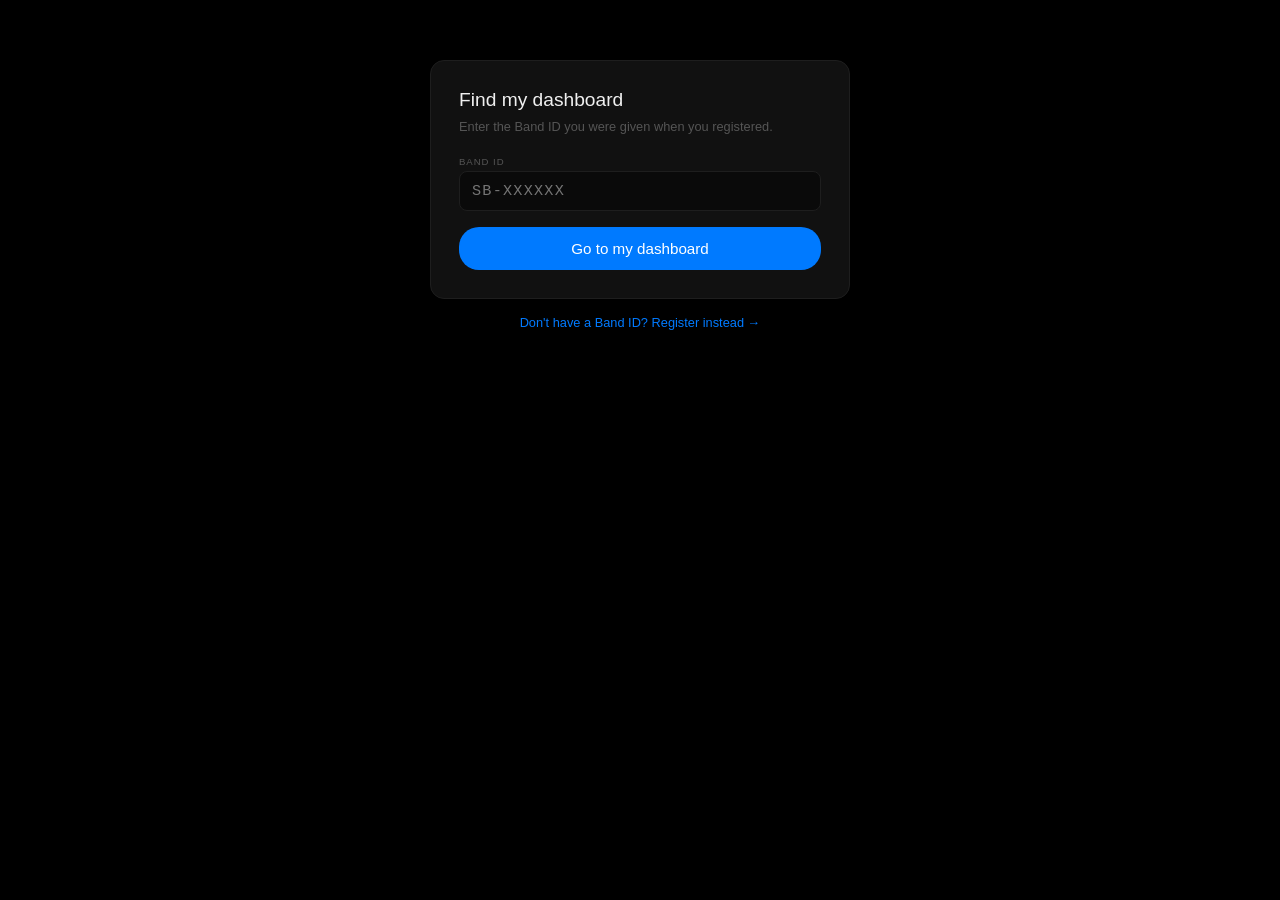
<file: templates/find.html>
<!DOCTYPE html>
<html lang="en">
<head>
<meta charset="UTF-8">
<meta name="viewport" content="width=device-width, initial-scale=1.0">
<title>Find my dashboard — Smartband V001</title>
<style>
:root{--bg:#000;--card:#111;--border:#1e1e1e;--surface:#0a0a0a;--text:#f0f0f0;--muted:#555;--blue:#007aff;--red:#ff3b30;--r:14px;}
*{box-sizing:border-box;margin:0;padding:0;}
body{background:var(--bg);color:var(--text);min-height:100vh;font-family:-apple-system,BlinkMacSystemFont,'SF Pro Display','Segoe UI',sans-serif;display:flex;flex-direction:column;align-items:center;padding:60px 16px;}
.card{background:var(--card);border:.5px solid var(--border);border-radius:var(--r);padding:28px;width:100%;max-width:420px;}
.card-title{font-size:1.2rem;font-weight:500;margin-bottom:6px;}
.card-sub{font-size:.8rem;color:var(--muted);margin-bottom:20px;line-height:1.5;}
.field-lbl{font-size:.6rem;letter-spacing:.1em;color:var(--muted);text-transform:uppercase;margin-bottom:4px;}
.field-inp{width:100%;background:var(--surface);border:.5px solid var(--border);color:var(--text);padding:10px 12px;border-radius:8px;font-size:.95rem;outline:none;font-family:'SF Mono','Courier New',monospace;letter-spacing:.08em;text-transform:uppercase;}
.field-inp:focus{border-color:rgba(0,122,255,.5);}
.submit-btn{width:100%;background:var(--blue);border:none;color:#fff;padding:13px;border-radius:20px;font-size:.95rem;font-weight:500;cursor:pointer;margin-top:16px;}
.submit-btn:disabled{opacity:.4;}
.err{color:var(--red);font-size:.78rem;margin-top:8px;text-align:center;display:none;}
.err.show{display:block;}
.back{color:var(--blue);font-size:.8rem;text-decoration:none;display:block;text-align:center;margin-top:16px;}
.remembered{background:var(--surface);border:.5px solid var(--border);border-radius:10px;padding:14px;margin-bottom:18px;font-size:.82rem;color:var(--muted);}
.remembered a{color:var(--blue);}
</style>
</head>
<body>
<div class="card">
  <div class="card-title">Find my dashboard</div>
  <div class="card-sub">Enter the Band ID you were given when you registered.</div>

  <div class="remembered" id="remembered" style="display:none;">
    This browser remembers a previous registration —
    <a href="#" id="remembered-link">go straight to that dashboard</a>.
  </div>

  <div class="field-lbl">Band ID</div>
  <input class="field-inp" id="band-id" placeholder="SB-XXXXXX">
  <div class="err" id="err">Not found.</div>
  <button class="submit-btn" id="submit" onclick="lookup()">Go to my dashboard</button>
</div>
<a class="back" href="/register">Don't have a Band ID? Register instead →</a>

<script>
const remembered = localStorage.getItem('my_patient_id');
if (remembered) {
  document.getElementById('remembered').style.display = 'block';
  document.getElementById('remembered-link').href = `/patient/${remembered}`;
}

async function lookup() {
  const bandId = document.getElementById('band-id').value.trim().toUpperCase();
  const err = document.getElementById('err');
  err.classList.remove('show');
  if (!bandId) { err.textContent = 'Enter a Band ID.'; err.classList.add('show'); return; }
  const btn = document.getElementById('submit');
  btn.disabled = true;
  try {
    const res = await fetch(`/api/find-patient?band_id=${encodeURIComponent(bandId)}`);
    const data = await res.json();
    if (data.success) {
      window.location.href = `/patient/${data.patient_id}`;
    } else {
      err.textContent = data.error || 'Not found.';
      err.classList.add('show');
    }
  } catch(e) {
    err.textContent = 'Network error — please try again.';
    err.classList.add('show');
  }
  btn.disabled = false;
}
document.getElementById('band-id').addEventListener('keydown', e => { if (e.key === 'Enter') lookup(); });
</script>
</body>
</html>
</file>
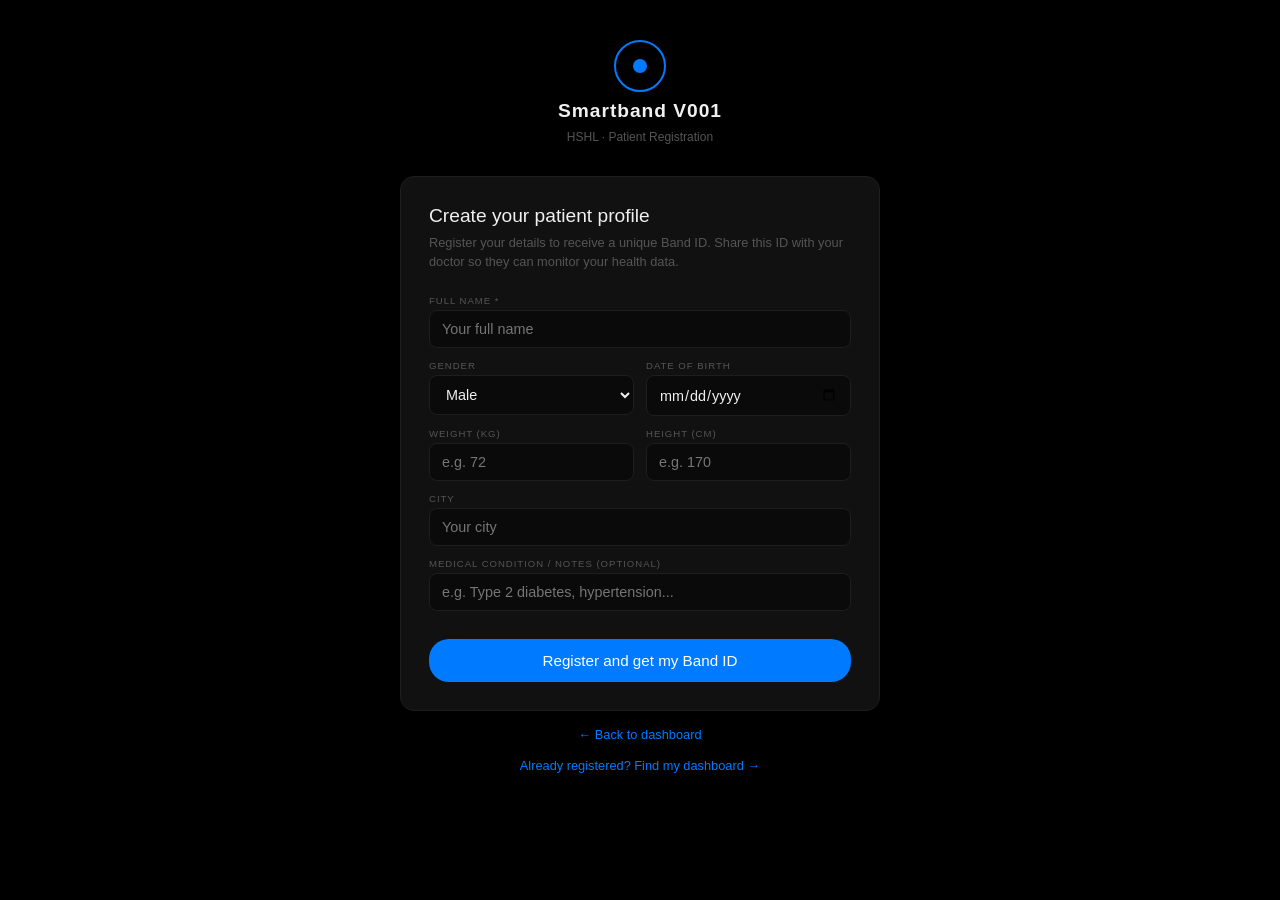
<file: templates/register.html>
<!DOCTYPE html>
<html lang="en">
<head>
<meta charset="UTF-8">
<meta name="viewport" content="width=device-width, initial-scale=1.0">
<title>Register — Smartband V001</title>
<style>
:root{
  --bg:#000;--card:#111;--border:#1e1e1e;--surface:#0a0a0a;
  --text:#f0f0f0;--muted:#555;--blue:#007aff;--green:#30d158;
  --red:#ff3b30;--orange:#ff9500;--teal:#5ac8fa;--r:14px;
}
*{box-sizing:border-box;margin:0;padding:0;}
body{background:var(--bg);color:var(--text);min-height:100vh;
     font-family:-apple-system,BlinkMacSystemFont,'SF Pro Display','Segoe UI',sans-serif;
     display:flex;flex-direction:column;align-items:center;padding:40px 16px;}

.logo{display:flex;flex-direction:column;align-items:center;gap:8px;margin-bottom:32px;}
.logo-ring{width:52px;height:52px;border-radius:50%;
           border:2px solid var(--blue);display:flex;align-items:center;
           justify-content:center;position:relative;}
.logo-ring::after{content:'';position:absolute;width:14px;height:14px;
                  border-radius:50%;background:var(--blue);}
.logo-name{font-size:1.2rem;font-weight:600;letter-spacing:.05em;}
.logo-sub{font-size:.75rem;color:var(--muted);}

.card{background:var(--card);border:.5px solid var(--border);border-radius:var(--r);
      padding:28px;width:100%;max-width:480px;}

/* ── FORM STATE ── */
#form-view{}
#success-view{display:none;text-align:center;}

.card-title{font-size:1.2rem;font-weight:500;margin-bottom:6px;}
.card-sub{font-size:.8rem;color:var(--muted);margin-bottom:24px;line-height:1.5;}

.form-grid{display:grid;grid-template-columns:1fr 1fr;gap:12px;margin-bottom:12px;}
@media(max-width:480px){.form-grid{grid-template-columns:1fr;}}
.field-lbl{font-size:.6rem;letter-spacing:.1em;color:var(--muted);
           text-transform:uppercase;margin-bottom:4px;}
.field-inp{width:100%;background:var(--surface);border:.5px solid var(--border);
           color:var(--text);padding:10px 12px;border-radius:8px;
           font-size:.9rem;outline:none;font-family:inherit;transition:border-color .2s;}
.field-inp:focus{border-color:rgba(0,122,255,.5);}
.field-inp option{background:#111;}

.full{grid-column:1/-1;}

.submit-btn{width:100%;background:var(--blue);border:none;color:#fff;
            padding:13px;border-radius:20px;font-size:.95rem;font-weight:500;
            cursor:pointer;margin-top:16px;transition:opacity .2s;}
.submit-btn:hover{opacity:.88;}
.submit-btn:disabled{opacity:.4;cursor:not-allowed;}

.form-error{color:var(--red);font-size:.78rem;margin-top:8px;
            text-align:center;display:none;}
.form-error.show{display:block;}

/* ── SUCCESS STATE ── */
.band-id-box{background:var(--surface);border:1.5px solid var(--blue);
             border-radius:12px;padding:24px;margin:20px 0;text-align:center;}
.band-id-label{font-size:.65rem;letter-spacing:.14em;color:var(--muted);
               text-transform:uppercase;margin-bottom:8px;}
.band-id-value{font-size:2.4rem;font-weight:600;color:var(--blue);
               letter-spacing:.12em;font-family:'SF Mono','Courier New',monospace;}
.band-id-copy{background:rgba(0,122,255,.12);border:.5px solid rgba(0,122,255,.3);
              color:var(--blue);padding:7px 20px;border-radius:20px;
              font-size:.8rem;cursor:pointer;margin-top:14px;display:inline-block;}
.band-id-copy:hover{background:rgba(0,122,255,.22);}

.success-icon{font-size:3rem;margin-bottom:12px;}
.success-title{font-size:1.2rem;font-weight:500;margin-bottom:6px;}
.success-sub{font-size:.82rem;color:var(--muted);line-height:1.6;margin-bottom:4px;}

.steps{background:var(--surface);border:.5px solid var(--border);
       border-radius:var(--r);padding:16px;margin-top:16px;text-align:left;}
.step{display:flex;gap:10px;align-items:flex-start;margin-bottom:10px;}
.step:last-child{margin-bottom:0;}
.step-num{width:22px;height:22px;border-radius:50%;background:rgba(0,122,255,.15);
          color:var(--blue);font-size:.72rem;font-weight:700;
          display:flex;align-items:center;justify-content:center;flex-shrink:0;margin-top:1px;}
.step-text{font-size:.8rem;color:var(--muted);line-height:1.5;}
.step-text strong{color:var(--text);}

.register-again{background:var(--card);border:.5px solid var(--border);
                color:var(--muted);padding:8px 20px;border-radius:20px;
                font-size:.8rem;cursor:pointer;margin-top:14px;display:inline-block;}
.register-again:hover{color:var(--text);}
.back{color:var(--blue);font-size:.8rem;text-decoration:none;
      display:block;text-align:center;margin-top:16px;}
</style>
</head>
<body>

<div class="logo">
  <div class="logo-ring"></div>
  <div class="logo-name">Smartband V001</div>
  <div class="logo-sub">HSHL · Patient Registration</div>
</div>

<div class="card">

  <!-- FORM VIEW -->
  <div id="form-view">
    <div class="card-title">Create your patient profile</div>
    <div class="card-sub">Register your details to receive a unique Band ID.
    Share this ID with your doctor so they can monitor your health data.</div>

    <div class="form-grid">
      <div class="full">
        <div class="field-lbl">Full name *</div>
        <input class="field-inp" id="r-name" type="text" placeholder="Your full name">
      </div>
      <div>
        <div class="field-lbl">Gender</div>
        <select class="field-inp" id="r-gender">
          <option value="male">Male</option>
          <option value="female">Female</option>
          <option value="other">Other</option>
        </select>
      </div>
      <div>
        <div class="field-lbl">Date of birth</div>
        <input class="field-inp" id="r-dob" type="date">
      </div>
      <div>
        <div class="field-lbl">Weight (kg)</div>
        <input class="field-inp" id="r-weight" type="number" step="0.1" min="0" placeholder="e.g. 72">
      </div>
      <div>
        <div class="field-lbl">Height (cm)</div>
        <input class="field-inp" id="r-height" type="number" min="0" placeholder="e.g. 170">
      </div>
      <div class="full">
        <div class="field-lbl">City</div>
        <input class="field-inp" id="r-city" type="text" placeholder="Your city">
      </div>
      <div class="full">
        <div class="field-lbl">Medical condition / notes (optional)</div>
        <input class="field-inp" id="r-condition" type="text"
               placeholder="e.g. Type 2 diabetes, hypertension...">
      </div>
    </div>

    <div class="form-error" id="r-error">Name is required.</div>

    <button class="submit-btn" id="r-submit" onclick="submitRegister()">
      Register and get my Band ID
    </button>
  </div>

  <!-- SUCCESS VIEW -->
  <div id="success-view">
    <div class="success-icon">✓</div>
    <div class="success-title">You're registered!</div>
    <div class="success-sub">Your unique Band ID is shown below.<br>
    Share it with your doctor to be added to their monitoring dashboard.</div>

    <div class="band-id-box">
      <div class="band-id-label">Your Band ID</div>
      <div class="band-id-value" id="s-band-id">SB-XXXXXX</div>
      <div class="band-id-copy" onclick="copyBandId()">Copy ID</div>
    </div>

    <div class="steps">
      <div class="step">
        <div class="step-num">1</div>
        <div class="step-text"><strong>Write down your Band ID</strong> — you'll need it when visiting your doctor or clinic.</div>
      </div>
      <div class="step">
        <div class="step-num">2</div>
        <div class="step-text"><strong>Your doctor can already see you</strong> — self-registered patients appear automatically on the "Self-Registered Patients" doctor dashboard, no code entry needed. Share the Band ID anyway so they can match it to the physical wristband.</div>
      </div>
      <div class="step">
        <div class="step-num">3</div>
        <div class="step-text"><strong>Wear the Smartband</strong> — only one Rev1 unit exists right now, so a staff member still needs to open the Hospital Admin page and click "Bind live feed" on your Band ID before your vitals go live. Once bound, heart rate and temperature update every few seconds on your dashboard.</div>
      </div>
    </div>

    <div style="display:flex;flex-direction:column;align-items:center;gap:8px;margin-top:16px;">
      <a href="/" id="s-dashboard-link" style="background:rgba(0,122,255,.15);border:.5px solid rgba(0,122,255,.3);
           color:var(--blue);padding:9px 24px;border-radius:20px;font-size:.82rem;
           text-decoration:none;display:inline-block;">Go to my dashboard</a>
    <button class="register-again" onclick="resetForm()">Register someone else</button>
    </div>
  </div>

</div>

<a class="back" href="/">← Back to dashboard</a>
<a class="back" href="/find">Already registered? Find my dashboard →</a>

<script>
// Auto-fill age from DOB
document.getElementById('r-dob').addEventListener('change', function() {
  const year = parseInt(this.value.split('-')[0]);
  if(year > 1900 && year < 2030) {
    // Age shown in condition placeholder only — no separate age field needed
  }
});

async function submitRegister() {
  const name = document.getElementById('r-name').value.trim();
  if(!name) {
    const err = document.getElementById('r-error');
    err.textContent = 'Full name is required.';
    err.classList.add('show');
    return;
  }
  document.getElementById('r-error').classList.remove('show');
  const btn = document.getElementById('r-submit');
  btn.disabled = true;
  btn.textContent = 'Registering...';

  const payload = {
    name,
    gender:    document.getElementById('r-gender').value,
    birthDate: document.getElementById('r-dob').value,
    weight:    document.getElementById('r-weight').value || null,
    height:    document.getElementById('r-height').value || null,
    city:      document.getElementById('r-city').value,
    condition: document.getElementById('r-condition').value,
  };

  try {
    const res  = await fetch('/api/register', {
      method: 'POST',
      headers: {'Content-Type': 'application/json'},
      body: JSON.stringify(payload),
    });
    const data = await res.json();
    if(data.success) {
      document.getElementById('s-band-id').textContent = data.band_id;
      document.getElementById('form-view').style.display    = 'none';
      document.getElementById('success-view').style.display = 'block';
      document.getElementById('s-dashboard-link').href = `/patient/${data.patient_id}`;
      // Save to localStorage so this device can find its own page later
      localStorage.setItem('my_band_id', data.band_id);
      localStorage.setItem('my_patient_id', data.patient_id);
    } else {
      const err = document.getElementById('r-error');
      err.textContent = data.error || 'Registration failed.';
      err.classList.add('show');
    }
  } catch(e) {
    const err = document.getElementById('r-error');
    err.textContent = 'Network error — please try again.';
    err.classList.add('show');
  }
  btn.disabled = false;
  btn.textContent = 'Register and get my Band ID';
}

function copyBandId() {
  const id = document.getElementById('s-band-id').textContent;
  navigator.clipboard.writeText(id).then(() => {
    const btn = document.querySelector('.band-id-copy');
    btn.textContent = 'Copied!';
    setTimeout(() => { btn.textContent = 'Copy ID'; }, 2000);
  });
}

function resetForm() {
  localStorage.removeItem('my_band_id');
  ['r-name','r-weight','r-height','r-city','r-condition'].forEach(id => {
    document.getElementById(id).value = '';
  });
  document.getElementById('r-dob').value    = '';
  document.getElementById('r-gender').value = 'male';
  document.getElementById('r-error').classList.remove('show');
  document.getElementById('form-view').style.display    = 'block';
  document.getElementById('success-view').style.display = 'none';
}
</script>
</body>
</html>
</file>
